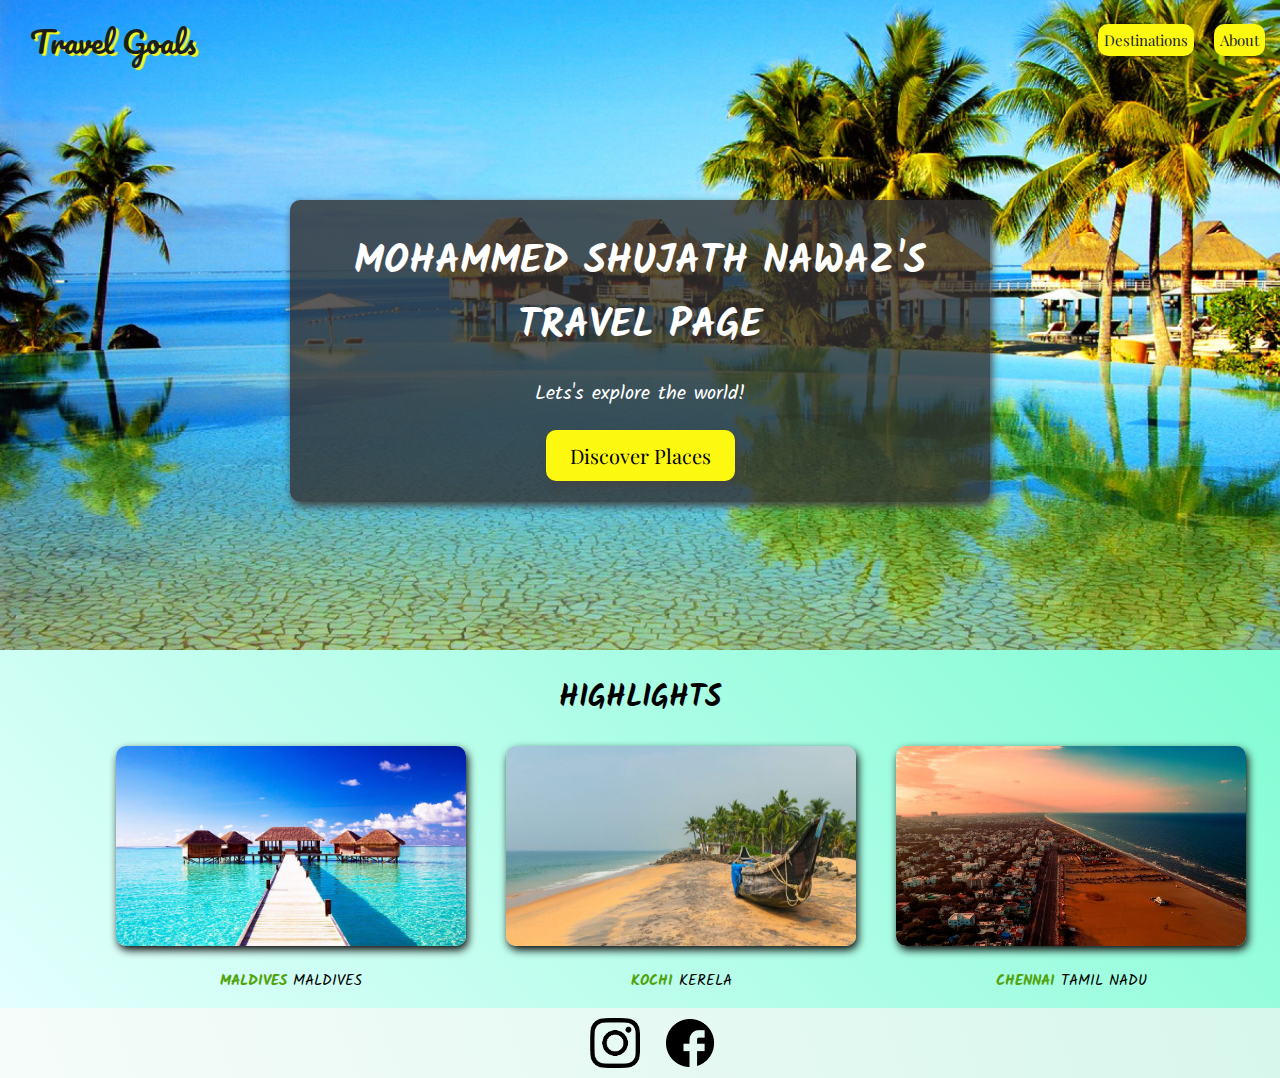
<file: index.html>
<!DOCTYPE html>
<html lang="en">

<head>
    <meta charset="UTF-8">
    <meta name="viewport" content="width=device-width, initial-scale=1.0">
    <link rel="preconnect" href="https://fonts.googleapis.com">
    <link rel="preconnect" href="https://fonts.gstatic.com" crossorigin>
    <link
    href="https://fonts.googleapis.com/css2?family=Kalam&family=Pacifico&family=Playfair+Display&family=Satisfy&display=swap"
    rel="stylesheet">
    <link rel="stylesheet" href="shared.css">
    <link rel="stylesheet" href="styles.css">
    <title>Travel Goals</title>
</head>

<body>
<header>
    <div id="page-logo">
        <a href="/index.html">Travel Goals</a>
    </div>
    <nav>
        <ul>
            <li><a href="/places.html">Destinations</a></li>
            <li><a href="/about.html">About</a></li>
        </ul>
    </nav>
</header>
<main>
    <section id="hero">
        <div id="cont">
            <h1>Mohammed Shujath Nawaz's Travel Page</h1>
            <p>Lets's explore the world!</p>
            <a href="/places.html">Discover Places</a>
        </div>
    </section>
    <section id="high">
        <h2>Highlights</h2>
        <ul id="des">
            <li class="desctin">
                <img src="/images/places/maldivesbeach.jpg" alt="Maldives">
                <p><strong>Maldives</strong> Maldives</p>
            </li>
            <li class="desctin">
                <img src="/images/places/ker.jpg" alt="Kerela">
                <p><strong>Kochi</strong> Kerela</p>
            </li>
            <li class="desctin">
                <img src="/images/places/madras.jpg" alt="Chennai">
                <p><strong>Chennai</strong> Tamil Nadu</p>
            </li>
        </ul>
    </section>
</main>
<footer>
    <ul>
        <li>
            <a href="https://www.instagram.com/">
                <img src="/images/icons/insta.png" alt="Insta image">
            </a>
        </li>
        <li>
            <a href="https://www.facebook.com/">
                <img src="/images/icons/fb1.png" alt="Facebook">
            </a>
        </li>
    </ul>
</footer>
</body>

</html>
</file>
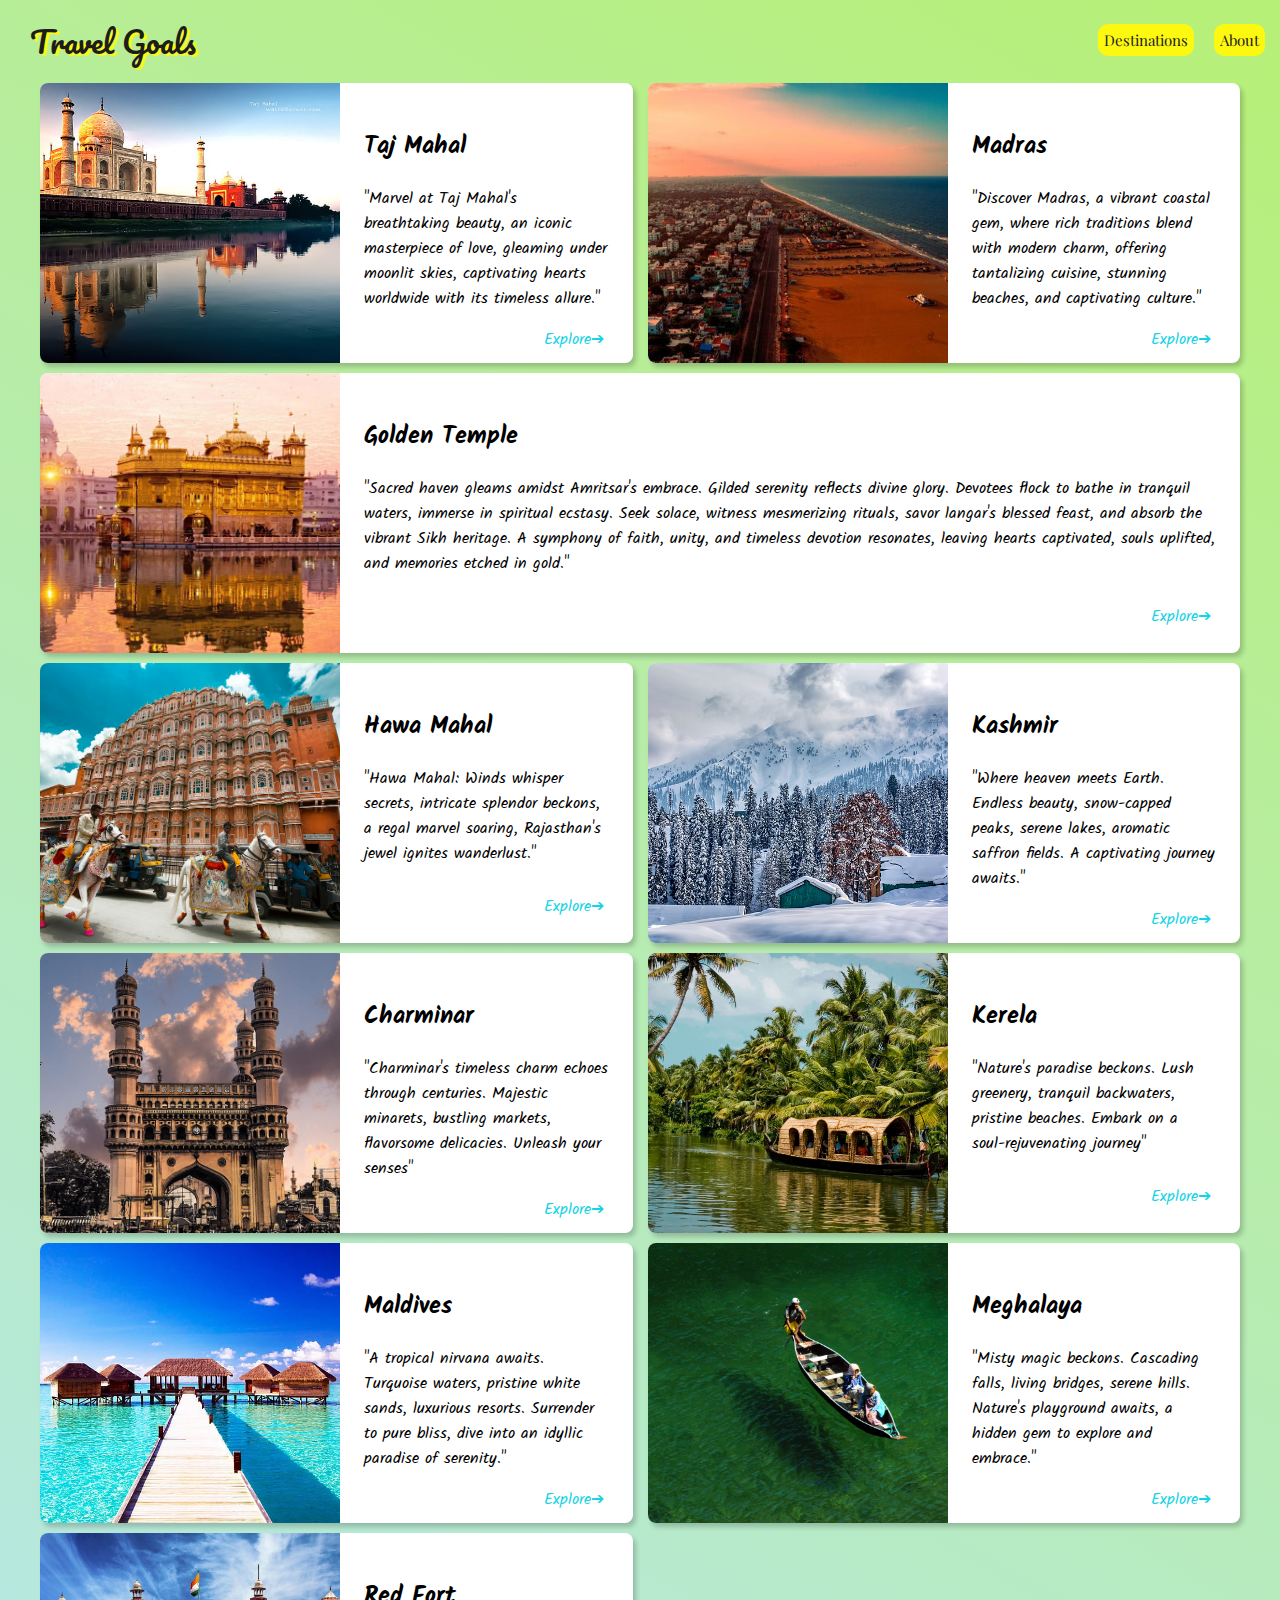
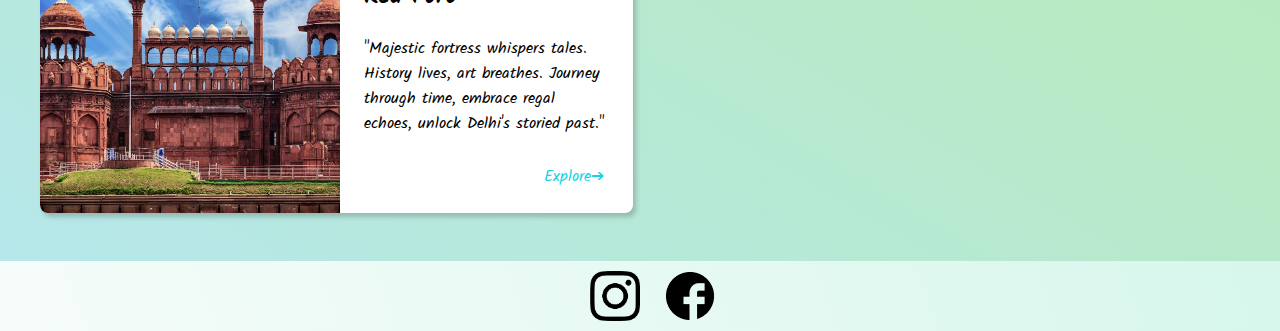
<file: places.html>
<!DOCTYPE html>
<html lang="en">

<head>
    <meta charset="UTF-8">
    <meta name="viewport" content="width=device-width, initial-scale=1.0">
    <link rel="preconnect" href="https://fonts.googleapis.com">
    <link rel="preconnect" href="https://fonts.gstatic.com" crossorigin>
    <link
    href="https://fonts.googleapis.com/css2?family=Kalam&family=Pacifico&family=Playfair+Display&family=Satisfy&display=swap"
    rel="stylesheet">
    <link rel="stylesheet" href="shared.css">
    <link rel="stylesheet" href="places.css">
    <title>Travel Goals</title>
</head>
<body>
    <header>
        <div id="page-logo">
            <a href="/index.html">Travel Goals</a>
        </div>
        <nav>
            <ul>
                <li><a href="/places.html">Destinations</a></li>
                <li><a href="/places.html">About</a></li>
            </ul>
        </nav>
    </header>
<main>
    <ul>
        <li>
            <img src="/images/places/taj.jpg" alt="Taj mahal">
            <div class="item">
                <div>
                    <h2>Taj Mahal</h2>
                    <p>
                        "Marvel at Taj Mahal's breathtaking beauty, an iconic masterpiece of love, gleaming under moonlit skies, captivating hearts worldwide with its timeless allure."
                    </p>
                </div>
                <div class="act">
                    <a href="https://en.wikipedia.org/wiki/Taj_Mahal">Explore&#x2794</a>
                </div>
            </div>
        </li>
        <li>
            <img src="/images/places/madras.jpg" alt="Chennai">
            <div class="item">
                <div>
                    <h2>Madras</h2>
                    <p>
                        "Discover Madras, a vibrant coastal gem, where rich traditions blend with modern charm, offering tantalizing cuisine, stunning beaches, and captivating culture."
                    </p>
                    </div>
                <div class="act">
                    <a href="https://en.wikipedia.org/wiki/Chennai">Explore&#x2794</a>
                </div>
            </div>
        </li>
        <li>
            <img src="/images/places/gt.jpg" alt="golden temp">
            <div class="item">
                <div>
                    <h2>Golden Temple</h2>
                    <p>
                        "Sacred haven gleams amidst Amritsar's embrace. Gilded serenity reflects divine glory. Devotees flock to bathe in tranquil waters, immerse in spiritual ecstasy. Seek solace, witness mesmerizing rituals, savor langar's blessed feast, and absorb the vibrant Sikh heritage. A symphony of faith, unity, and timeless devotion resonates, leaving hearts captivated, souls uplifted, and memories etched in gold."
                    </p>
                </div>
                <div class="act">
                    <a href="https://en.wikipedia.org/wiki/Golden_Temple">Explore&#x2794</a>
                </div>
            </div>
        </li>
        <li>
            <img src="/images/places/hawa.jpeg" alt="hawa mahal">
            <div class="item">
                <div>
                    <h2>Hawa Mahal</h2>
                    <p>
                        "Hawa Mahal: Winds whisper secrets, intricate splendor beckons, a regal marvel soaring, Rajasthan's jewel ignites wanderlust."
                    </p>
                </div>
                <div class="act">
                    <a href="https://en.wikipedia.org/wiki/Hawa_Mahal">Explore&#x2794</a>
                </div>
            </div>
        </li>
        <li>
            <img src="/images/places/kashmir.jpg" alt="kashmir">
            <div class="item">
                <div>
                    <h2>Kashmir</h2>
                    <p>
                        "Where heaven meets Earth. Endless beauty, snow-capped peaks, serene lakes, aromatic saffron fields. A captivating journey awaits."
                    </p>
                </div>
                <div class="act">
                    <a href="https://en.wikipedia.org/wiki/Kashmir">Explore&#x2794</a>
                </div>
            </div>
        </li>
        <li>
            <img src="/images/places/charminar.jpg" alt="charminar">
            <div class="item">
                <div>
                    <h2>Charminar</h2>
                    <p>
                        "Charminar's timeless charm echoes through centuries. Majestic minarets, bustling markets, flavorsome delicacies. Unleash your senses"
                    </p>
                </div>
                <div class="act">
                    <a href="https://en.wikipedia.org/wiki/Kashmir">Explore&#x2794</a>
                </div>
            </div>
        </li>
        <li>
            <img src="/images/places/kerl.jpg" alt="Kerela">
            <div class="item">
                <div>
                    <h2>Kerela</h2>
                    <p>
                        "Nature's paradise beckons. Lush greenery, tranquil backwaters, pristine beaches. Embark on a soul-rejuvenating journey"
                    </p>
                </div>
                <div class="act">
                    <a href="https://en.wikipedia.org/wiki/Kerala">Explore&#x2794</a>
                </div>
            </div>
        </li>
        <li>
            <img src="/images/places/maldivesbeach.jpg" alt="maldives">
            <div class="item">
                <div>
                    <h2>Maldives</h2>
                    <p>
                        "A tropical nirvana awaits. Turquoise waters, pristine white sands, luxurious resorts. Surrender to pure bliss, dive into an idyllic paradise of serenity."
                    </p>
                </div>
                <div class="act">
                    <a href="https://en.wikipedia.org/wiki/Maldives">Explore&#x2794</a>
                </div>
            </div>
        </li>
        <li>
            <img src="/images/places/megha.jpg" alt="meghalaya">
            <div class="item">
                <div>
                    <h2>Meghalaya</h2>
                    <p>
                        "Misty magic beckons. Cascading falls, living bridges, serene hills. Nature's playground awaits, a hidden gem to explore and embrace."
                    </p>
                </div>
                <div class="act">
                    <a href="https://en.wikipedia.org/wiki/Meghalaya">Explore&#x2794</a>
                </div>
            </div>
        </li>
        <li>
            <img src="/images/places/red_fort.jpg" alt="red_fort">
            <div class="item">
                <div>
                    <h2>Red Fort</h2>
                    <p>
                        "Majestic fortress whispers tales. History lives, art breathes. Journey through time, embrace regal echoes, unlock Delhi's storied past."
                    </p>
                </div>
                <div class="act">
                    <a href="https://en.wikipedia.org/wiki/Red_Fort">Explore&#x2794</a>
                </div>
            </div>
        </li>
    </ul>
</main>
<footer>
    <ul>
        <li>
            <a href="https://www.instagram.com/">
                <img src="/images/icons/insta.png" alt="Insta image">
            </a>
        </li>
        <li>
            <a href="https://www.facebook.com/">
                <img src="/images/icons/fb1.png" alt="Facebook">
            </a>
        </li>
    </ul>
</footer>
</body>

</html>
</file>
<file: shared.css>
body {
    font-family: kalam, 'Times New Roman', Times, serif;
    margin: 0;
}
#page-logo a {
    font-family: pacifico, kalam;
    padding: 15px;
    color: rgb(29, 29, 27);
    font-size: 30px;
    text-decoration: none;
    text-shadow: 3px 2px 1px rgb(253, 249, 22);
    
}
header {
    display: flex;
    align-items: center;
    justify-content: space-between;
    padding: 15px 15px;
    position: absolute;
    width: 100%;
    box-sizing: border-box;
}
header ul {
    display: flex;
}
header li a {
    margin-left: 20px;
    text-decoration: none;
    color: rgb(29, 29, 27);
    background-color: rgb(252, 248, 16);
    font-size: 15px;
    padding: 6px;
    border-radius: 10px;
    font-family: playFair Display;
 
}
header li a:hover {
    background-color: rgb(247, 211, 8);
}
ul {
    list-style: none;
    margin: 0;
    padding: 0;
}
footer {
    background-color: aliceblue;
    background: linear-gradient(70deg, rgb(246, 252, 250), rgb(215, 247, 236));
}
footer ul {
    display: flex;
    justify-content: center;
    padding: 10px;
}
footer li {
    width: 50px;
    height: 50px;
    margin-left: 25px;
}
footer img {
    width: 100%;
    height: 100%;
    object-fit: cover;
}
</file>
<file: styles.css>
#hero {
    height: 650px;
    background-image: url("/images/places/bg6.jpg");
    background-position: center;
    background-size: cover;
    width: 100%;
}
#cont {
    text-align: center;
    width: 700px;
    background-color: rgba(51, 47, 47, 0.8);
    box-shadow: 2px 4px 8px rgb(68, 67, 67);
    border-radius: 10px;
    padding: 30px 0;
    margin: 0 auto;
    position: relative;
    top: 200px;
}
#cont h1 {
    color: white;
    text-transform: uppercase;
    font-size: 40px;
    margin: 0;
}

#cont p {
    color: white;
    font-size: 20px;
    margin-bottom: 32px;
}
#cont a {
    text-decoration: none;
    background-color: rgb(252, 248, 16);
    padding: 12px 24px;
    color: black;
    font-size: 20px;
    font-weight: 300px;
    border-radius: 10px;
    box-shadow: 2px 4px 8px rgb(68, 67, 67);
    font-family: playFair Display;
}
#cont a:hover {
    background-color: rgb(247, 211, 8);
}
#high h2 {
    text-transform: uppercase;
    text-align: center;
    font-size: 30px;
    margin: 0 0;
    padding: 24px;
}
#high {
    background-color: #bcffff;
    background: linear-gradient(45deg, rgb(227, 255, 253), rgb(129, 252, 211));
}
#des {
    display: flex;
    width: 85%;
    margin: auto;
}
.desctin {
    margin: 0 20px;
}
.desctin p {
    text-align: center;
    text-transform: uppercase;
    margin: 15px 0px;
    font-size: 15px;
}
.desctin strong {
    color: rgb(80, 163, 11);
}
.desctin img {
    height: 200px;
    width: 350px;
    box-shadow: 2px 4px 8px rgb(8, 8, 8);
    border-radius: 10px;
    object-fit: cover;
}
</file>
<file: places.css>
main li img {
    width: 300px;
    height: 280px;
    object-fit: cover;
}
header {
    position: static;
}
body {
    background: linear-gradient(30deg, rgb(182, 231, 238), rgb(183, 240, 118));
}
main ul {
    width: 1200px;
    margin: 0 auto 48px auto;
    display: grid;
    grid-template-columns: 1fr 1fr;
    gap: 10px 15px;
}
main li {
    display: flex;
    background-color: white;
    box-shadow: 3px 4px 5px rgba(0, 0, 0, 0.2);
    border-radius: 8px;
    height: 280px;
    overflow: hidden;
}
.item {
    padding: 24px;
    display: flex;
    flex-direction: column;
    justify-content: space-between;
}
.act {
    text-align: right;
}
.act a {
    text-decoration: none;
    padding: 5px;
    color: rgb(22, 211, 228);
    border-radius: 8px;
}

.act a:hover {
    background-color: rgb(235, 253, 255);
}
li:nth-of-type(3) {
    grid-column: 1 / span 2;
}
</file>
